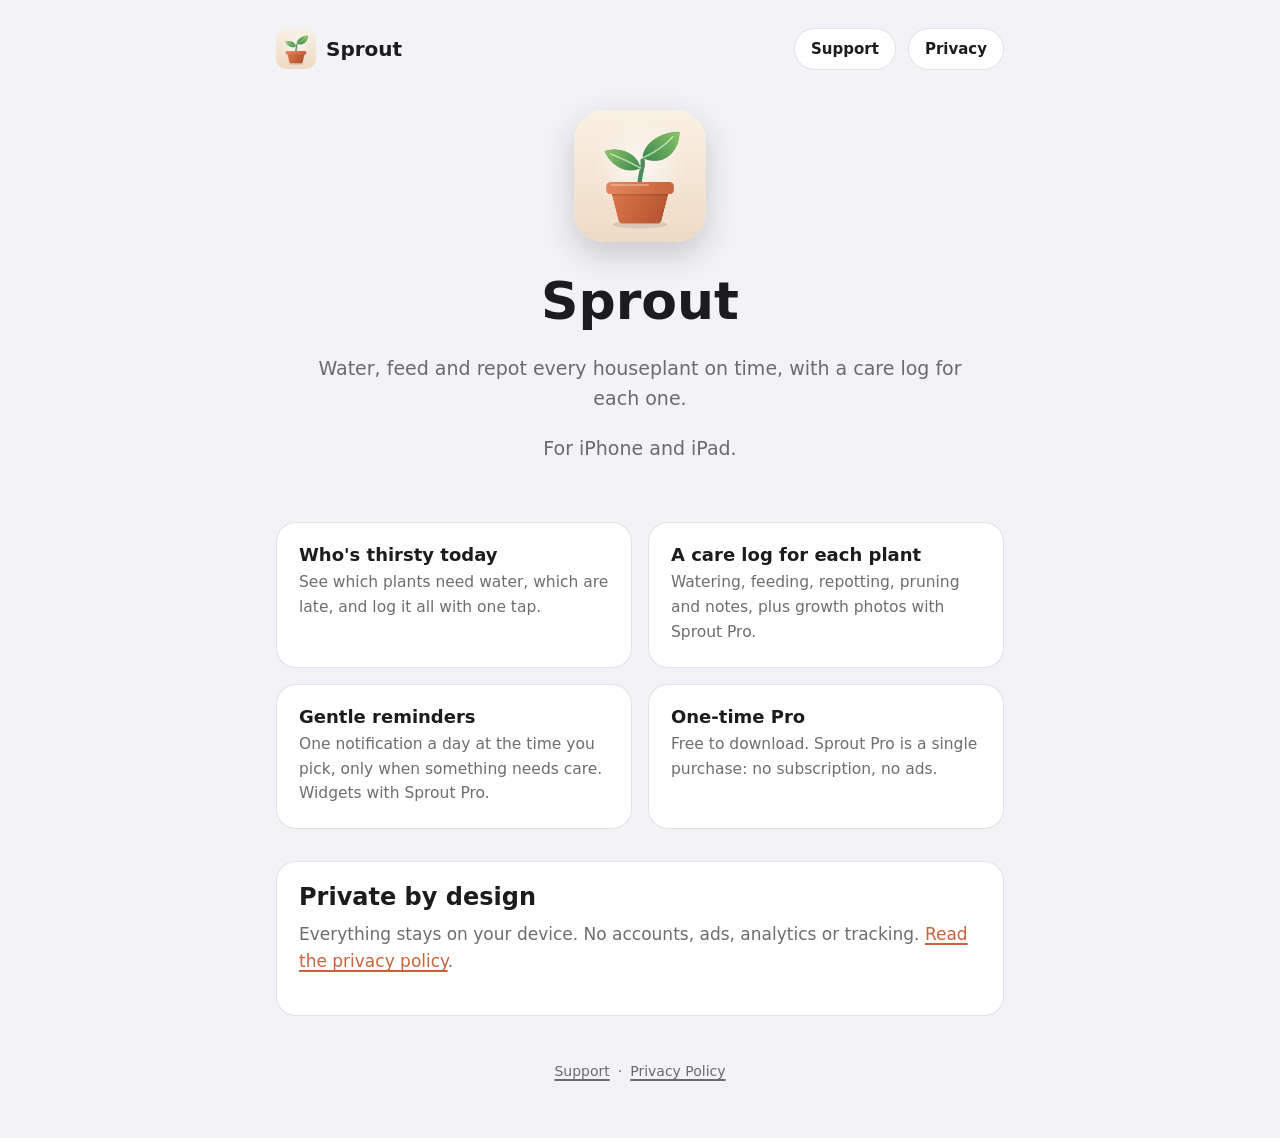
<file: docs/index.html>
<!doctype html>
<html lang="en">
<head>
  <meta charset="utf-8">
  <meta name="viewport" content="width=device-width, initial-scale=1">
  <title>Sprout</title>
  <meta name="description" content="Sprout for iPhone and iPad. Water, feed and repot every houseplant on time, with a care log for each one.">
  <link rel="icon" href="assets/icon.png">
  <link rel="apple-touch-icon" href="assets/icon.png">
  <link rel="stylesheet" href="assets/style.css">
</head>
<body>
  <main>
    <nav class="nav">
      <a class="brand" href="./"><img src="assets/icon.png" alt="">Sprout</a>
      <a class="pill" href="support/">Support</a>
      <a class="pill" href="privacy/">Privacy</a>
    </nav>

    <section class="hero">
      <img src="assets/icon.png" alt="The Sprout app icon">
      <h1>Sprout</h1>
      <p>Water, feed and repot every houseplant on time, with a care log for each one.</p>
      <p>For iPhone and iPad.</p>
    </section>

    <!-- Four cards: two by two, or one column on phones. Describe what the app really does. -->
    <section class="features">
      <div class="card"><h3>Who's thirsty today</h3><p>See which plants need water, which are late, and log it all with one tap.</p></div>
      <div class="card"><h3>A care log for each plant</h3><p>Watering, feeding, repotting, pruning and notes, plus growth photos with Sprout Pro.</p></div>
      <div class="card"><h3>Gentle reminders</h3><p>One notification a day at the time you pick, only when something needs care. Widgets with Sprout Pro.</p></div>
      <div class="card"><h3>One-time Pro</h3><p>Free to download. Sprout Pro is a single purchase: no subscription, no ads.</p></div>
    </section>

    <section class="card doc">
      <h2 style="margin-top: 0">Private by design</h2>
      <p>Everything stays on your device. No accounts, ads, analytics or tracking. <a href="privacy/">Read the privacy policy</a>.</p>
    </section>

    <footer>
      <a href="support/">Support</a>·<a href="privacy/">Privacy Policy</a>
    </footer>
  </main>
</body>
</html>
</file>
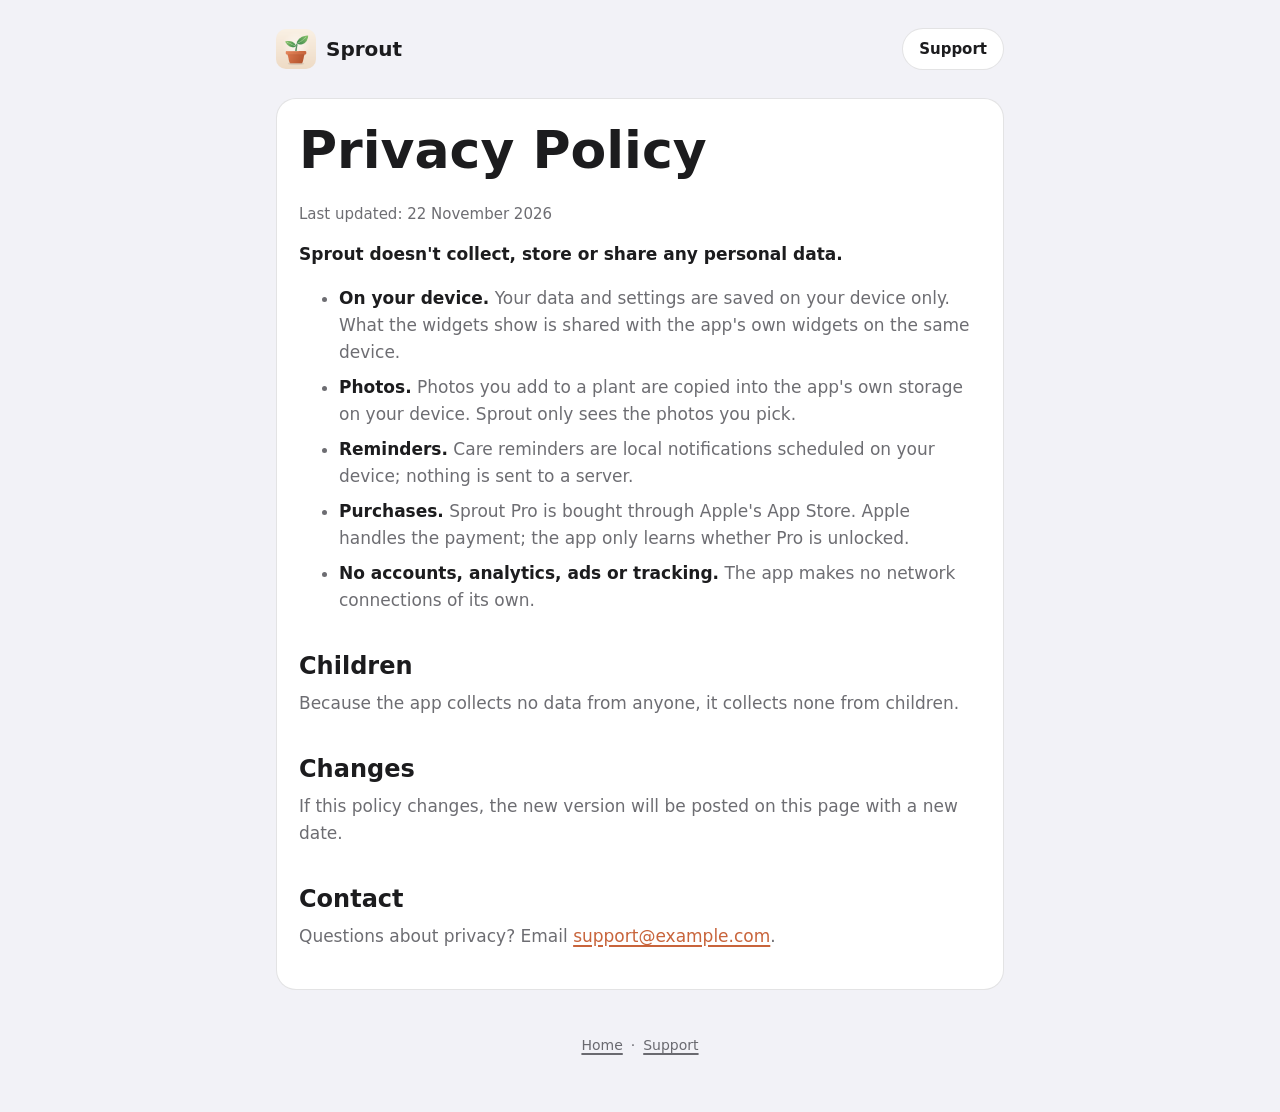
<file: docs/privacy/index.html>
<!doctype html>
<html lang="en">
<head>
  <meta charset="utf-8">
  <meta name="viewport" content="width=device-width, initial-scale=1">
  <title>Sprout Privacy Policy</title>
  <meta name="description" content="Sprout doesn't collect, store or share any personal data.">
  <link rel="icon" href="../assets/icon.png">
  <link rel="stylesheet" href="../assets/style.css">
</head>
<body>
  <main>
    <nav class="nav">
      <a class="brand" href="../"><img src="../assets/icon.png" alt="">Sprout</a>
      <a class="pill" href="../support/">Support</a>
    </nav>

    <!-- Keep this in step with PRIVACY.md and the PrivacyInfo.xcprivacy manifests. -->
    <article class="card doc">
      <h1>Privacy Policy</h1>
      <p class="updated">Last updated: 22 November 2026</p>

      <p><strong>Sprout doesn't collect, store or share any personal data.</strong></p>

      <ul>
        <li><strong>On your device.</strong> Your data and settings are saved on your device only. What the widgets show is shared with the app's own widgets on the same device.</li>
        <li><strong>Photos.</strong> Photos you add to a plant are copied into the app's own storage on your device. Sprout only sees the photos you pick.</li>
        <li><strong>Reminders.</strong> Care reminders are local notifications scheduled on your device; nothing is sent to a server.</li>
        <li><strong>Purchases.</strong> Sprout Pro is bought through Apple's App Store. Apple handles the payment; the app only learns whether Pro is unlocked.</li>
        <li><strong>No accounts, analytics, ads or tracking.</strong> The app makes no network connections of its own.</li>
      </ul>

      <h2>Children</h2>
      <p>Because the app collects no data from anyone, it collects none from children.</p>

      <h2>Changes</h2>
      <p>If this policy changes, the new version will be posted on this page with a new date.</p>

      <h2>Contact</h2>
      <p>Questions about privacy? Email <a href="mailto:support@example.com">support@example.com</a>.</p>
    </article>

    <footer>
      <a href="../">Home</a>·<a href="../support/">Support</a>
    </footer>
  </main>
</body>
</html>
</file>
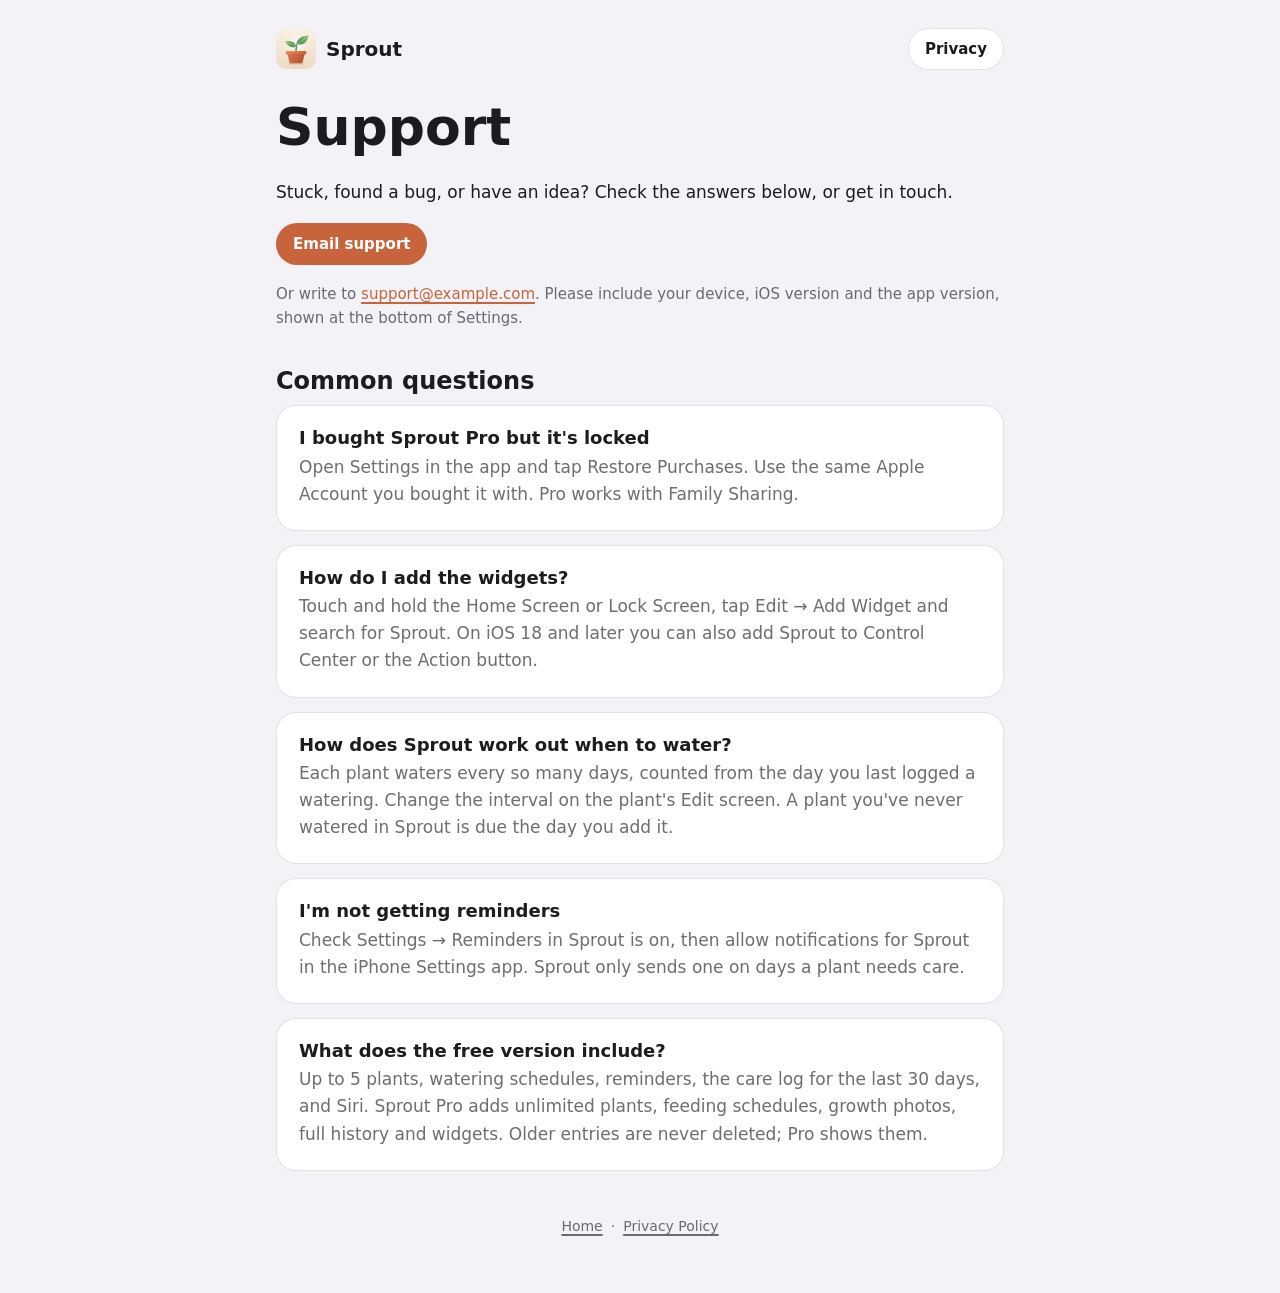
<file: docs/support/index.html>
<!doctype html>
<html lang="en">
<head>
  <meta charset="utf-8">
  <meta name="viewport" content="width=device-width, initial-scale=1">
  <title>Sprout Support</title>
  <meta name="description" content="Help with Sprout: Sprout Pro, widgets and getting in touch.">
  <link rel="icon" href="../assets/icon.png">
  <link rel="stylesheet" href="../assets/style.css">
</head>
<body>
  <main>
    <nav class="nav">
      <a class="brand" href="../"><img src="../assets/icon.png" alt="">Sprout</a>
      <a class="pill" href="../privacy/">Privacy</a>
    </nav>

    <h1>Support</h1>
    <p>Stuck, found a bug, or have an idea? Check the answers below, or get in touch.</p>

    <p><a class="pill accent" href="mailto:support@example.com?subject=Sprout%20support">Email support</a></p>
    <p class="updated">Or write to <a href="mailto:support@example.com?subject=Sprout%20support">support@example.com</a>. Please include your device, iOS version and the app version, shown at the bottom of Settings.</p>

    <h2>Common questions</h2>
    <div class="faq">
      <div class="card">
        <h3>I bought Sprout Pro but it's locked</h3>
        <p>Open Settings in the app and tap Restore Purchases. Use the same Apple Account you bought it with. Pro works with Family Sharing.</p>
      </div>
      <div class="card">
        <h3>How do I add the widgets?</h3>
        <p>Touch and hold the Home Screen or Lock Screen, tap Edit → Add Widget and search for Sprout. On iOS 18 and later you can also add Sprout to Control Center or the Action button.</p>
      </div>
      <div class="card">
        <h3>How does Sprout work out when to water?</h3>
        <p>Each plant waters every so many days, counted from the day you last logged a watering. Change the interval on the plant's Edit screen. A plant you've never watered in Sprout is due the day you add it.</p>
      </div>
      <div class="card">
        <h3>I'm not getting reminders</h3>
        <p>Check Settings → Reminders in Sprout is on, then allow notifications for Sprout in the iPhone Settings app. Sprout only sends one on days a plant needs care.</p>
      </div>
      <div class="card">
        <h3>What does the free version include?</h3>
        <p>Up to 5 plants, watering schedules, reminders, the care log for the last 30 days, and Siri. Sprout Pro adds unlimited plants, feeding schedules, growth photos, full history and widgets. Older entries are never deleted; Pro shows them.</p>
      </div>
    </div>

    <footer>
      <a href="../">Home</a>·<a href="../privacy/">Privacy Policy</a>
    </footer>
  </main>
</body>
</html>
</file>
<file: docs/assets/style.css>
/* Sprout's site. --accent matches Brand.accent in Shared/Brand.swift. */
:root {
  --accent: #C8643B;
  --on-accent: #ffffff;
  --text: #1c1c1e;
  --muted: rgba(60, 60, 67, 0.75);
  --bg: #f2f2f7;
  --surface: #ffffff;
  --line: rgba(60, 60, 67, 0.14);
}
@media (prefers-color-scheme: dark) {
  :root {
    --text: #f2f2f7;
    --muted: rgba(235, 235, 245, 0.68);
    --bg: #000000;
    --surface: #1c1c1e;
    --line: rgba(235, 235, 245, 0.14);
  }
}

* { box-sizing: border-box; }
html { -webkit-text-size-adjust: 100%; }
body {
  margin: 0;
  background: var(--bg);
  color: var(--text);
  font: 500 17px/1.6 ui-rounded, "SF Pro Rounded", system-ui, -apple-system, "Segoe UI", sans-serif;
}
main { max-width: 760px; margin: 0 auto; padding: 28px 16px 56px; }
a { color: var(--accent); text-decoration-thickness: 2px; text-underline-offset: 3px; }

h1, h2, h3 { font-weight: 800; line-height: 1.15; margin: 0 0 0.4em; }
h1 { font-size: clamp(34px, 8vw, 52px); }
h2 { font-size: 24px; margin-top: 1.6em; }
h3 { font-size: 18px; margin: 0 0 0.25em; }
p, ul { margin: 0 0 1em; }
li { margin-bottom: 0.45em; }

.card { background: var(--surface); border: 1px solid var(--line); border-radius: 20px; padding: 22px; }

.nav { display: flex; align-items: center; gap: 12px; flex-wrap: wrap; margin-bottom: 28px; }
.nav .brand {
  display: flex; align-items: center; gap: 10px; color: var(--text);
  font-weight: 800; font-size: 20px; text-decoration: none; margin-right: auto;
}
.nav .brand img { width: 40px; height: 40px; border-radius: 10px; }

.pill {
  display: inline-block; padding: 8px 16px; border-radius: 999px;
  background: var(--surface); border: 1px solid var(--line); color: var(--text);
  text-decoration: none; font-weight: 700; font-size: 15px;
}
.pill.accent { background: var(--accent); color: var(--on-accent); border-color: transparent; }

.hero { text-align: center; padding: 12px 0 8px; }
.hero img { width: 132px; height: 132px; border-radius: 30px; box-shadow: 0 12px 32px rgba(0,0,0,0.18); }
.hero h1 { margin-top: 22px; }
.hero p { color: var(--muted); font-size: 19px; max-width: 34em; margin: 0 auto 1em; }

.features { display: grid; gap: 16px; grid-template-columns: repeat(2, 1fr); margin: 32px 0; }
@media (max-width: 560px) { .features { grid-template-columns: 1fr; } }
.features p { color: var(--muted); margin: 0; font-size: 15.5px; }

.doc p, .doc li { color: var(--muted); }
.doc strong { color: var(--text); }
.updated { color: var(--muted); font-size: 15px; }
.faq { display: grid; gap: 14px; }
.faq p { color: var(--muted); margin: 0; }

footer { margin-top: 44px; text-align: center; font-size: 14px; color: var(--muted); }
footer a { margin: 0 8px; color: var(--muted); }
</file>
